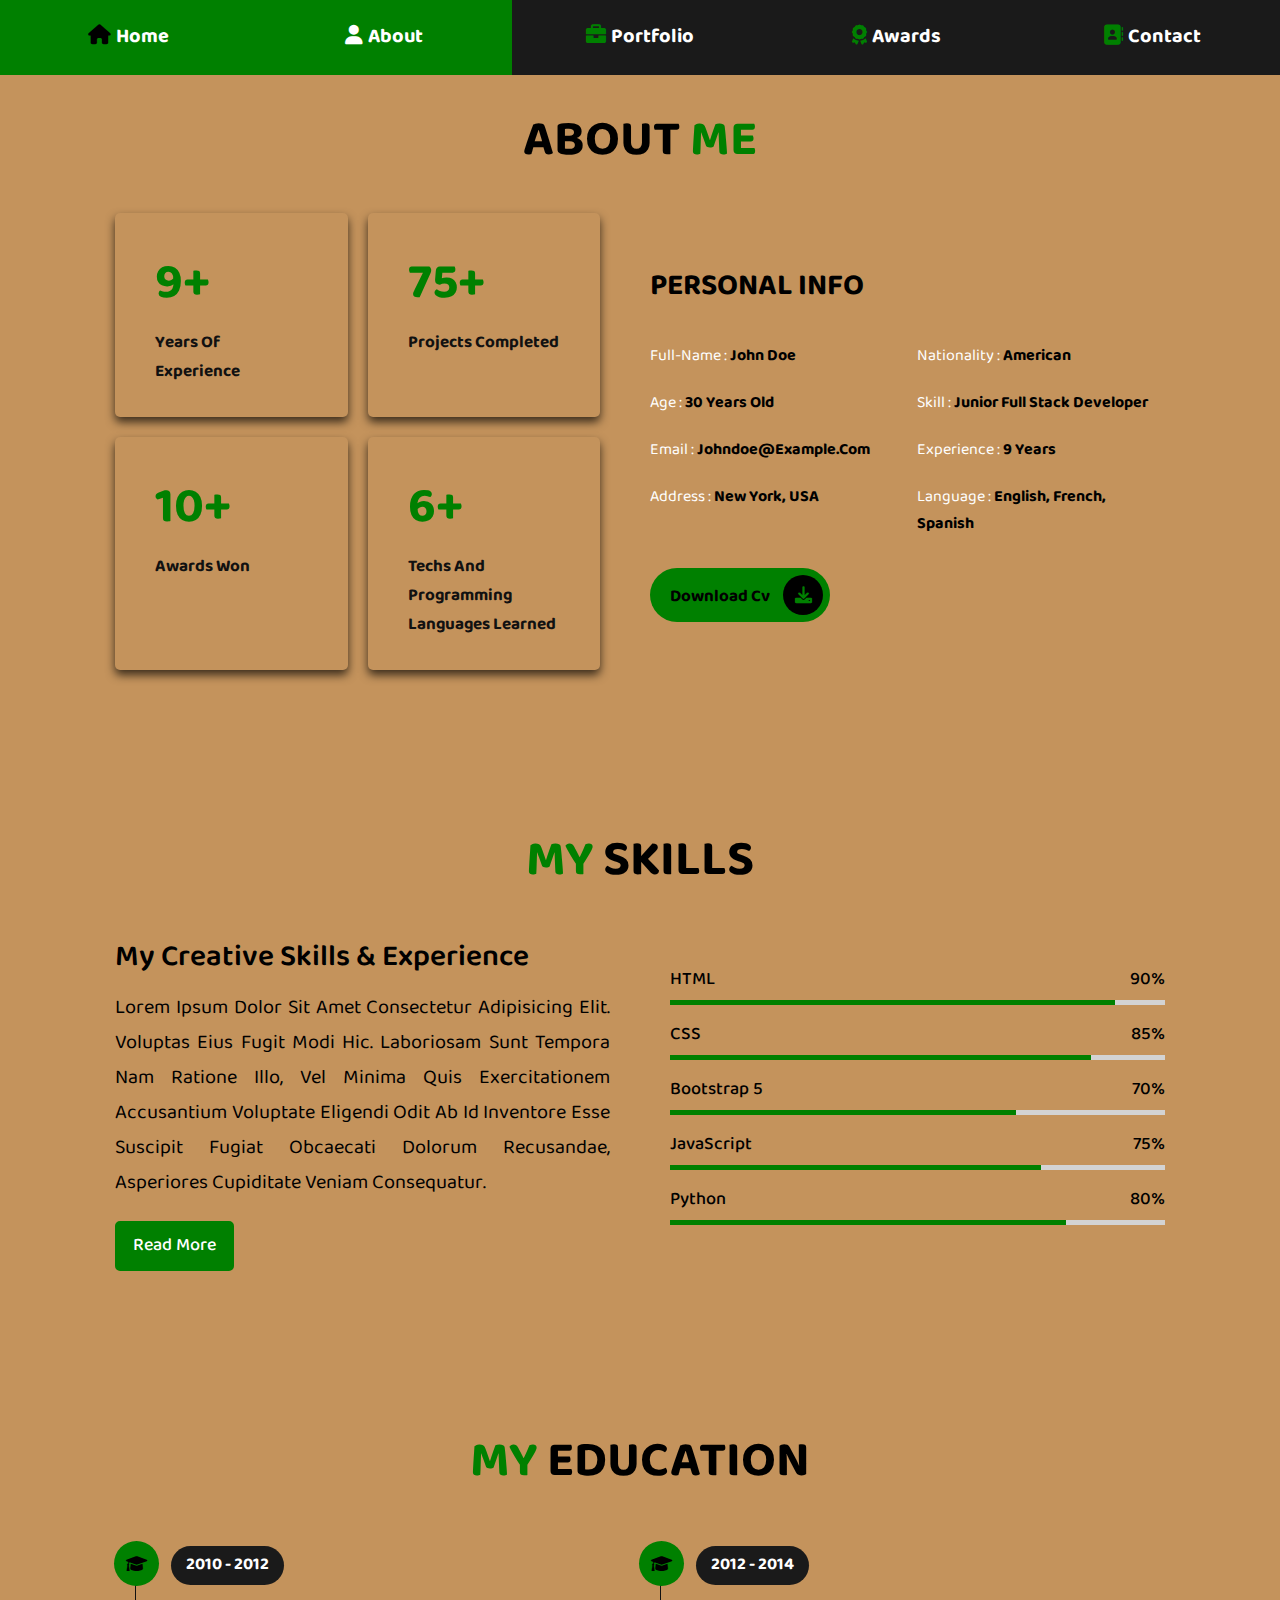
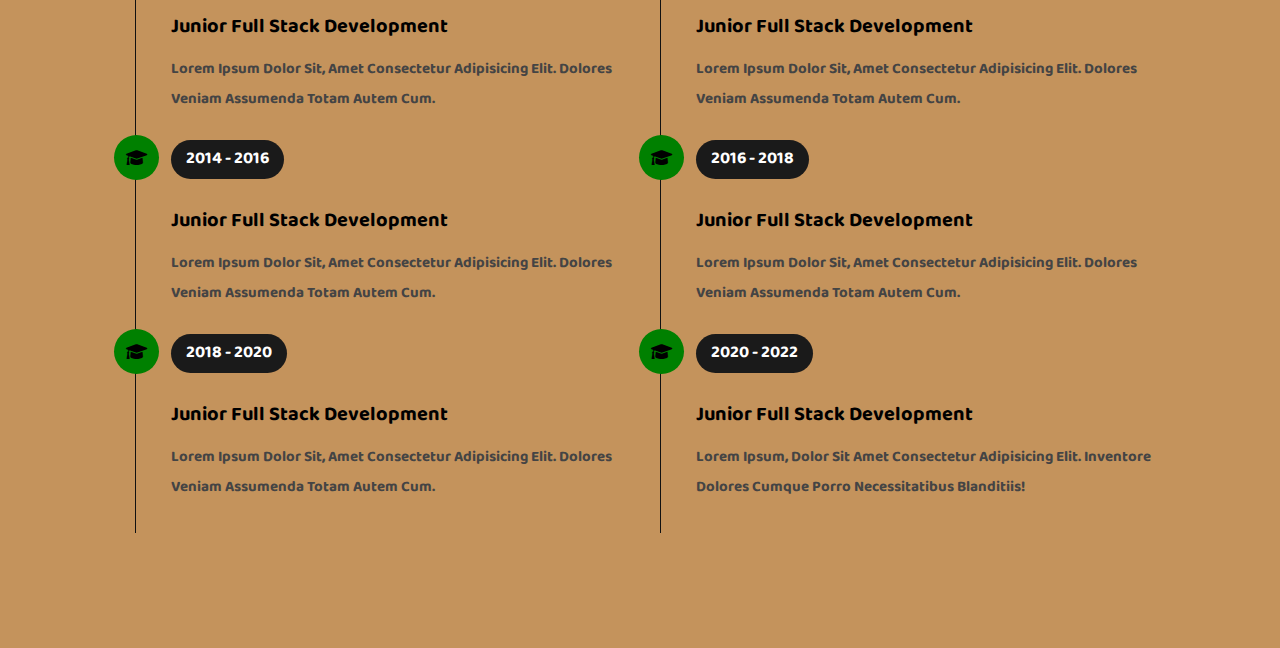
<file: about.html>
<!DOCTYPE html>
<html lang="en">
<head>
    <meta charset="UTF-8">
    <meta http-equiv="X-UA-Compatible" content="IE=edge">
    <meta name="viewport" content="width=device-width, initial-scale=1.0">
    <title>About</title>
    <link rel="stylesheet" href="https://cdnjs.cloudflare.com/ajax/libs/font-awesome/6.0.0/css/all.min.css">
    <link rel="stylesheet" href="css/style.css">
    
</head>
<body>
    <!---Navbar Section Starts-->
<nav class="navbar">
    <a href="index.html"><i class="fas fa-home"></i><span>home</span></a>
    <a class="activ" href="about.html"><i class="fas fa-user activ"></i><span>about</span></a>
    <a href="portfolio.html"><i class="fas fa-briefcase"></i><span>portfolio</span></a>
    <a href="awards.html"><i class="fas fa-award"></i><span>awards</span></a>
    <a href="contact.html"><i class="fas fa-address-book"></i><span>contact</span></a>
</nav>
    <!---Navbar Section Ends-->

    <!---About Section Starts-->
<section class="about">
    <h1 class="heading">about <span>me</span></h1><br>
    <div class="row">
       
        <div class="count-container">
           <div class="box">
               <h3>9+</h3>
               <p>years of experience</p>
           </div>

           <div class="box">
            <h3>75+</h3>
            <p>projects completed</p>
           </div> 

           <div class="box">
            <h3>10+</h3>
            <p>Awards Won</p>
           </div> 

           <div class="box">
            <h3>6+</h3>
            <p>techs and programming languages learned</p>
           </div> 
        </div>
        <div class="info-container">
            <h1>personal info</h1>
            <div class="box-container">
                <div class="box">
                    <h3><span>full-name : </span>john doe</h3>
                    <h3><span>age : </span> 30 years old</h3>
                    <h3><span>email : </span>johndoe@example.com</h3>
                    <h3><span>address : </span>new york, USA</h3>
                </div>

                <div class="box">
                    <h3><span>Nationality : </span>American</h3>
                    <h3><span>skill : </span>junior full stack developer</h3>
                    <h3><span>experience : </span>9 years</h3>
                    <h3><span>language : </span>english, french, spanish</h3>
                </div>
            </div>
            <a href="#" class="btn">download cv <i class="fas fa-download"></i></a>
        </div>
    </div>
</section>    
    <!---About Section Ends-->


    <!---Skills Section Starts-->
    <section class="skills">
            <h1 class="heading"><span>my</span> skills </h1><br>
            <div class="rows">
                <div class="skills__content-info">
                  <div class="text">My creative skills & experience</div>
                  <p>
                    Lorem ipsum dolor sit amet consectetur adipisicing elit. Voluptas eius fugit modi hic. Laboriosam sunt tempora nam ratione illo, vel minima quis exercitationem accusantium voluptate eligendi odit ab id inventore esse suscipit fugiat obcaecati dolorum recusandae, asperiores cupiditate veniam consequatur.
                  </p>
                  <a href="#" class="btn">Read more</a>
                </div>

                <div class="skills__content-bars">
                  <div class="bars">
                    <div class="info">
                      <span>HTML</span>
                      <span>90%</span>
                    </div>
                    <div class="line html"></div>
                  </div>
                  <div class="bars">
                    <div class="info">
                      <span>CSS</span>
                      <span>85%</span>
                    </div>
                    <div class="line css"></div>
                  </div>
                  <div class="bars">
                    <div class="info">
                      <span>Bootstrap 5</span>
                      <span>70%</span>
                    </div>
                    <div class="line bootstrap"></div>
                  </div>
                  <div class="bars">
                    <div class="info">
                      <span>JavaScript</span>
                      <span>75%</span>
                    </div>
                    <div class="line js"></div>
                  </div>
                  <div class="bars">
                    <div class="info">
                      <span>Python</span>
                      <span>80%</span>
                    </div>
                    <div class="line python"></div>
                  </div>
                </div>
            </div>
      </section>
    <!---Skills Section Ends-->


    <!---Education Section Starts-->
<section class="education">
    <h1 class="heading"><span>my</span> education </h1><br><br>
    <div class="box-container">
        <div class="box">
            <i class="fas fa-graduation-cap"></i>
            <span>2010 - 2012</span>
            <h3>Junior Full Stack Development</h3>
            <p>Lorem ipsum dolor sit, amet consectetur adipisicing elit. Dolores veniam assumenda totam autem cum.</p>
        </div>
        <div class="box">
            <i class="fas fa-graduation-cap"></i>
            <span>2012 - 2014</span>
            <h3>Junior Full Stack Development</h3>
            <p>Lorem ipsum dolor sit, amet consectetur adipisicing elit. Dolores veniam assumenda totam autem cum.</p>
        </div>
        <div class="box">
            <i class="fas fa-graduation-cap"></i>
            <span>2014 - 2016</span>
            <h3>Junior Full Stack Development</h3>
            <p>Lorem ipsum dolor sit, amet consectetur adipisicing elit. Dolores veniam assumenda totam autem cum.</p>
        </div>
        <div class="box">
            <i class="fas fa-graduation-cap"></i>
            <span>2016 - 2018</span>
            <h3>Junior Full Stack Development</h3>
            <p>Lorem ipsum dolor sit, amet consectetur adipisicing elit. Dolores veniam assumenda totam autem cum.</p>
        </div>
        <div class="box">
            <i class="fas fa-graduation-cap"></i>
            <span>2018 - 2020</span>
            <h3>Junior Full Stack Development</h3>
            <p>Lorem ipsum dolor sit, amet consectetur adipisicing elit. Dolores veniam assumenda totam autem cum.</p>
        </div>
        
        <div class="box">
            <i class="fas fa-graduation-cap"></i>
            <span>2020 - 2022</span>
            <h3>Junior Full Stack Development</h3>
            <p>Lorem ipsum, dolor sit amet consectetur adipisicing elit. Inventore dolores cumque porro necessitatibus blanditiis!</p>
        </div>
    </div>
</section>

    <!---Education Section Ends-->

</body>
</html>
</file>
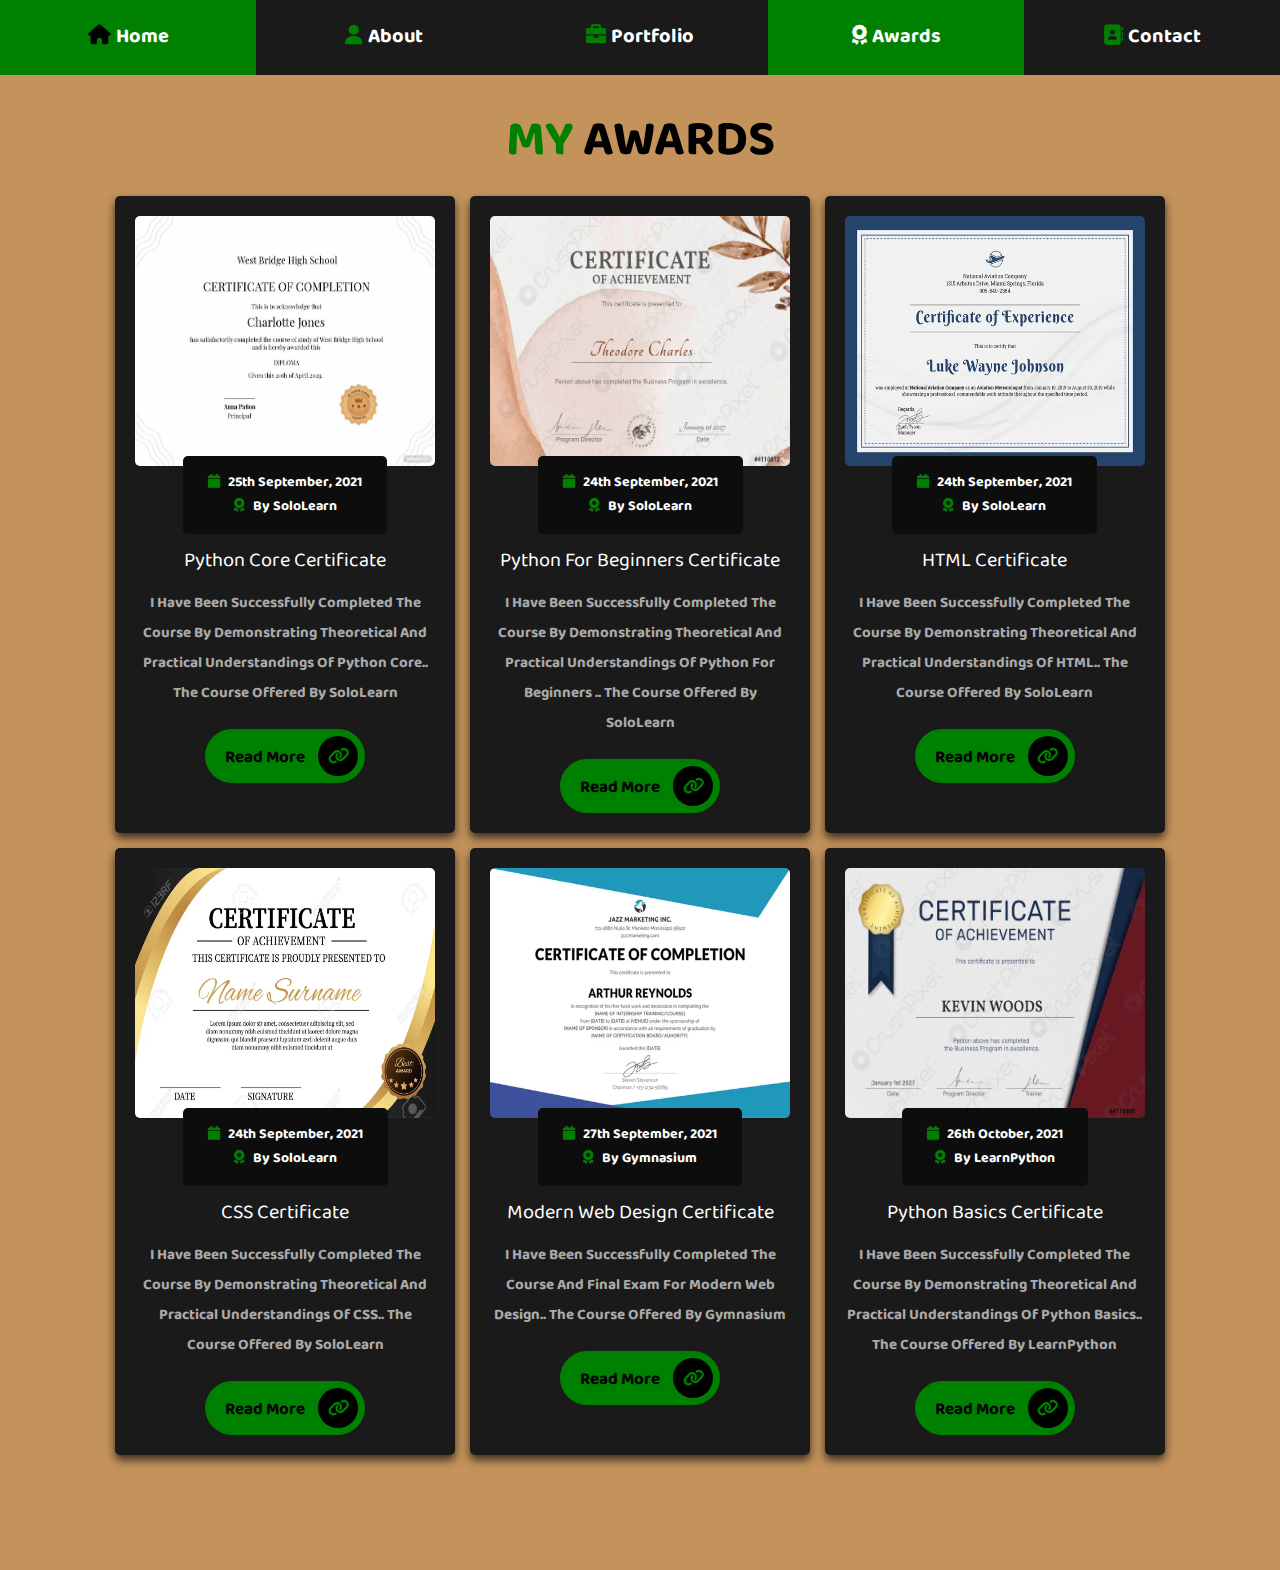
<file: awards.html>
<!DOCTYPE html>
<html lang="en">
<head>
    <meta charset="UTF-8">
    <meta http-equiv="X-UA-Compatible" content="IE=edge">
    <meta name="viewport" content="width=device-width, initial-scale=1.0">
    <title>Awards</title>
    <link rel="stylesheet" href="https://cdnjs.cloudflare.com/ajax/libs/font-awesome/6.0.0/css/all.min.css">
    <link rel="stylesheet" href="css/style.css">
    
</head>
<body>
    <!---Navbar Section Starts-->
<nav class="navbar">
    <a href="index.html"><i class="fas fa-home"></i><span>home</span></a>
    <a href="about.html"><i class="fas fa-user"></i><span>about</span></a>
    <a href="portfolio.html"><i class="fas fa-briefcase"></i><span>portfolio</span></a>
    <a class="activ" href="awards.html"><i class="fas fa-award activ"></i><span>awards</span></a>
    <a href="contact.html"><i class="fas fa-address-book"></i><span>contact</span></a>
</nav>
    <!---Navbar Section Ends-->



    <!---Awards Section Starts-->
<section class="awards">
    <h1 class="heading"><span>my</span> awards </h1>
    <div class="box-container">

        <div class="box">
            <div class="image">
                <img src="images/award-1.PNG" alt="">
            </div>
            <div class="content">
                <div class="icons">
                    <a href="#"><i class="fas fa-calendar"></i> 25th September, 2021  </a><br>
                    <a href="#"><i class="fas fa-award"></i> by SoloLearn </a>
                </div>
                <h3>Python Core Certificate</h3>
                <p>I have been successfully completed the Course by demonstrating theoretical and 
                    practical understandings of Python Core.. The Course offered by SoloLearn</p>
                <a href="#" class="btn">read more <i class="fas fa-link"></i></a>    
            </div>
        </div>
 
        <div class="box">
            <div class="image">
                <img src="images/award-2.PNG" alt="">
            </div>
            <div class="content">
                <div class="icons">
                    <a href="#"><i class="fas fa-calendar"></i> 24th September, 2021  </a><br>
                    <a href="#"><i class="fas fa-award"></i> by SoloLearn </a>
                </div>
                <h3>Python For Beginners Certificate</h3>
                <p>I have been successfully completed the Course by demonstrating theoretical and 
                    practical understandings of Python For Beginners .. The Course offered by SoloLearn</p>
                <a href="#" class="btn">read more <i class="fas fa-link"></i></a>    
            </div>
        </div> 

        <div class="box">
            <div class="image">
                <img src="images/award-3.PNG" alt="">
            </div>
            <div class="content">
                <div class="icons">
                    <a href="#"><i class="fas fa-calendar"></i> 24th September, 2021  </a><br>
                    <a href="#"><i class="fas fa-award"></i> by SoloLearn </a>
                </div>
                <h3>HTML Certificate</h3>
                <p>I have been successfully completed the Course by demonstrating theoretical and 
                    practical understandings of HTML.. The Course offered by SoloLearn</p>
                <a href="#" class="btn">read more <i class="fas fa-link"></i></a>    
            </div>
        </div>
         
        <div class="box">
            <div class="image">
                <img src="images/award-4.PNG" alt="">
            </div>
            <div class="content">
                <div class="icons">
                    <a href="#"><i class="fas fa-calendar"></i> 24th September, 2021  </a><br>
                    <a href="#"><i class="fas fa-award"></i> by SoloLearn </a>
                </div>
                <h3>CSS Certificate</h3>
                <p>I have been successfully completed the Course by demonstrating theoretical and 
                    practical understandings of CSS.. The Course offered by SoloLearn</p>
                <a href="#" class="btn">read more <i class="fas fa-link"></i></a>    
            </div>
        </div>
         
        <div class="box">
            <div class="image">
                <img src="images/award-5.PNG" alt="">
            </div>
            <div class="content">
                <div class="icons">
                    <a href="#"><i class="fas fa-calendar"></i> 27th September, 2021  </a><br>
                    <a href="#"><i class="fas fa-award"></i> by Gymnasium </a>
                </div>
                <h3>Modern Web Design Certificate</h3>
                <p>I have been successfully completed the Course and Final Exam for Modern Web Design.. The Course offered by Gymnasium</p>
                <a href="#" class="btn">read more <i class="fas fa-link"></i></a>    
            </div>
        </div>
         
        <div class="box">
            <div class="image">
                <img src="images/award-6.PNG" alt="">
            </div>
            <div class="content">
                <div class="icons">
                    <a href="#"><i class="fas fa-calendar"></i> 26th October, 2021  </a><br>
                    <a href="#"><i class="fas fa-award"></i> by LearnPython </a>
                </div>
                <h3>Python Basics Certificate</h3>
                <p>I have been successfully completed the Course by demonstrating theoretical and 
                    practical understandings of Python Basics.. The Course offered by LearnPython</p>
                <a href="#" class="btn">read more <i class="fas fa-link"></i></a>    
            </div>
        </div>
      
    </div>
</section>    
    <!---Awards Section Ends-->

</body>
</html>
</file>
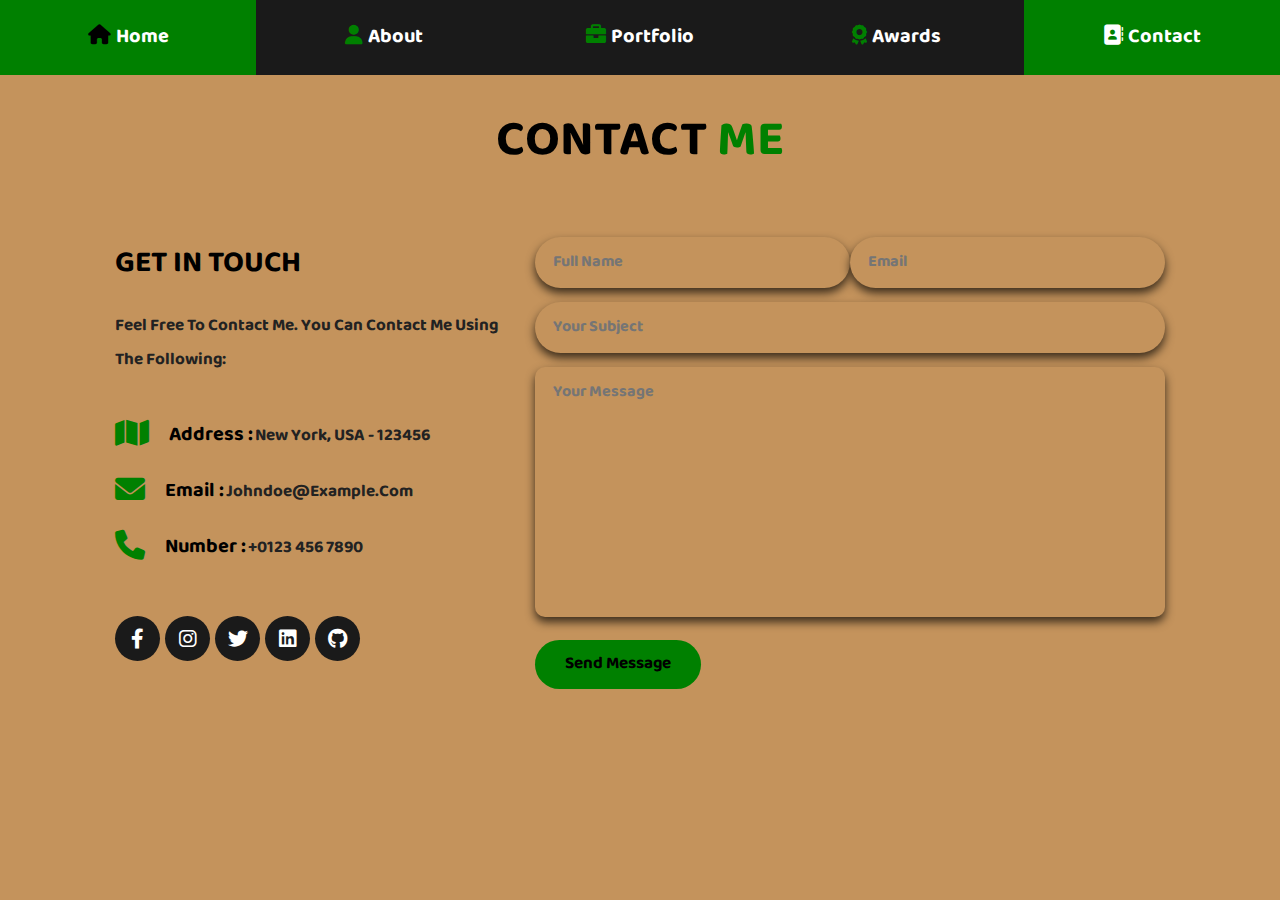
<file: contact.html>
<!DOCTYPE html>
<html lang="en">
<head>
    <meta charset="UTF-8">
    <meta http-equiv="X-UA-Compatible" content="IE=edge">
    <meta name="viewport" content="width=device-width, initial-scale=1.0">
    <title>Contact</title>
    <link rel="stylesheet" href="https://cdnjs.cloudflare.com/ajax/libs/font-awesome/6.0.0/css/all.min.css">
    <link rel="stylesheet" href="css/style.css">
    
</head>
<body>
    <!---Navbar Section Starts-->
<nav class="navbar">
    <a href="index.html"><i class="fas fa-home"></i><span>home</span></a>
    <a href="about.html"><i class="fas fa-user"></i><span>about</span></a>
    <a href="portfolio.html"><i class="fas fa-briefcase"></i><span>portfolio</span></a>
    <a href="awards.html"><i class="fas fa-award"></i><span>awards</span></a>
    <a class="activ" href="contact.html"><i class="fas fa-address-book activ"></i><span>contact</span></a>
</nav>
    <!---Navbar Section Ends-->


    <!---Contact Section Starts-->
<section class="contact">
    <h1 class="heading"> contact <span>me</span> </h1><br><br>
    <div class="row">


        <div class="info-container">
            <h1>get in touch</h1>
            <p> Feel Free To contact Me. You can contact me using the following: </p>
            <div class="box-container">

                <div class="box">
                    <i class="fas fa-map"></i>
                    <div class="info">
                        <h3>address :</h3>
                        <p>New York, USA - 123456</p>
                    </div>
                </div>

                
                <div class="box">
                    <i class="fas fa-envelope"></i>
                    <div class="info">
                        <h3>email :</h3>
                        <p>johndoe@example.com</p>
                    </div>
                </div>

                
                <div class="box">
                    <i class="fas fa-phone"></i>
                    <div class="info">
                        <h3>number :</h3>
                        <p>+0123 456 7890</p>
                    </div>
                </div>

            </div>

            <div class="share">
                <a href="https://www.facebook.com/" target="_blank" class="fab fa-facebook-f"></a>
                <a href="https://www.instagram.com/" target="_blank" class="fab fa-instagram"></a>
                <a href="https://twitter.com/"  target="_blank" class="fab fa-twitter"></a>
                <a href="https://www.linkedin.com/"  target="_blank" class="fab fa-linkedin"></a>
                <a href="https://github.com/"  target="_blank" class="fab fa-github"></a>
            </div>
        </div>

        
        
        <form  action="#">
            
            <div class="inputBox">
                <input type="text" placeholder="Full Name" required>
                <input type="email" placeholder="Email" required>
            </div>

            
            <div class="inputBox">
              
                <input type="text" placeholder="Your Subject" required>
            </div>

            <textarea name="" placeholder="Your Message" id="" cols="30" rows="10"></textarea>

            <input type="submit" value="send message" class="btn">
        </form>    

        

    </div>
</section>    
    <!---Contact Section Ends-->
</body>
</html>
</file>
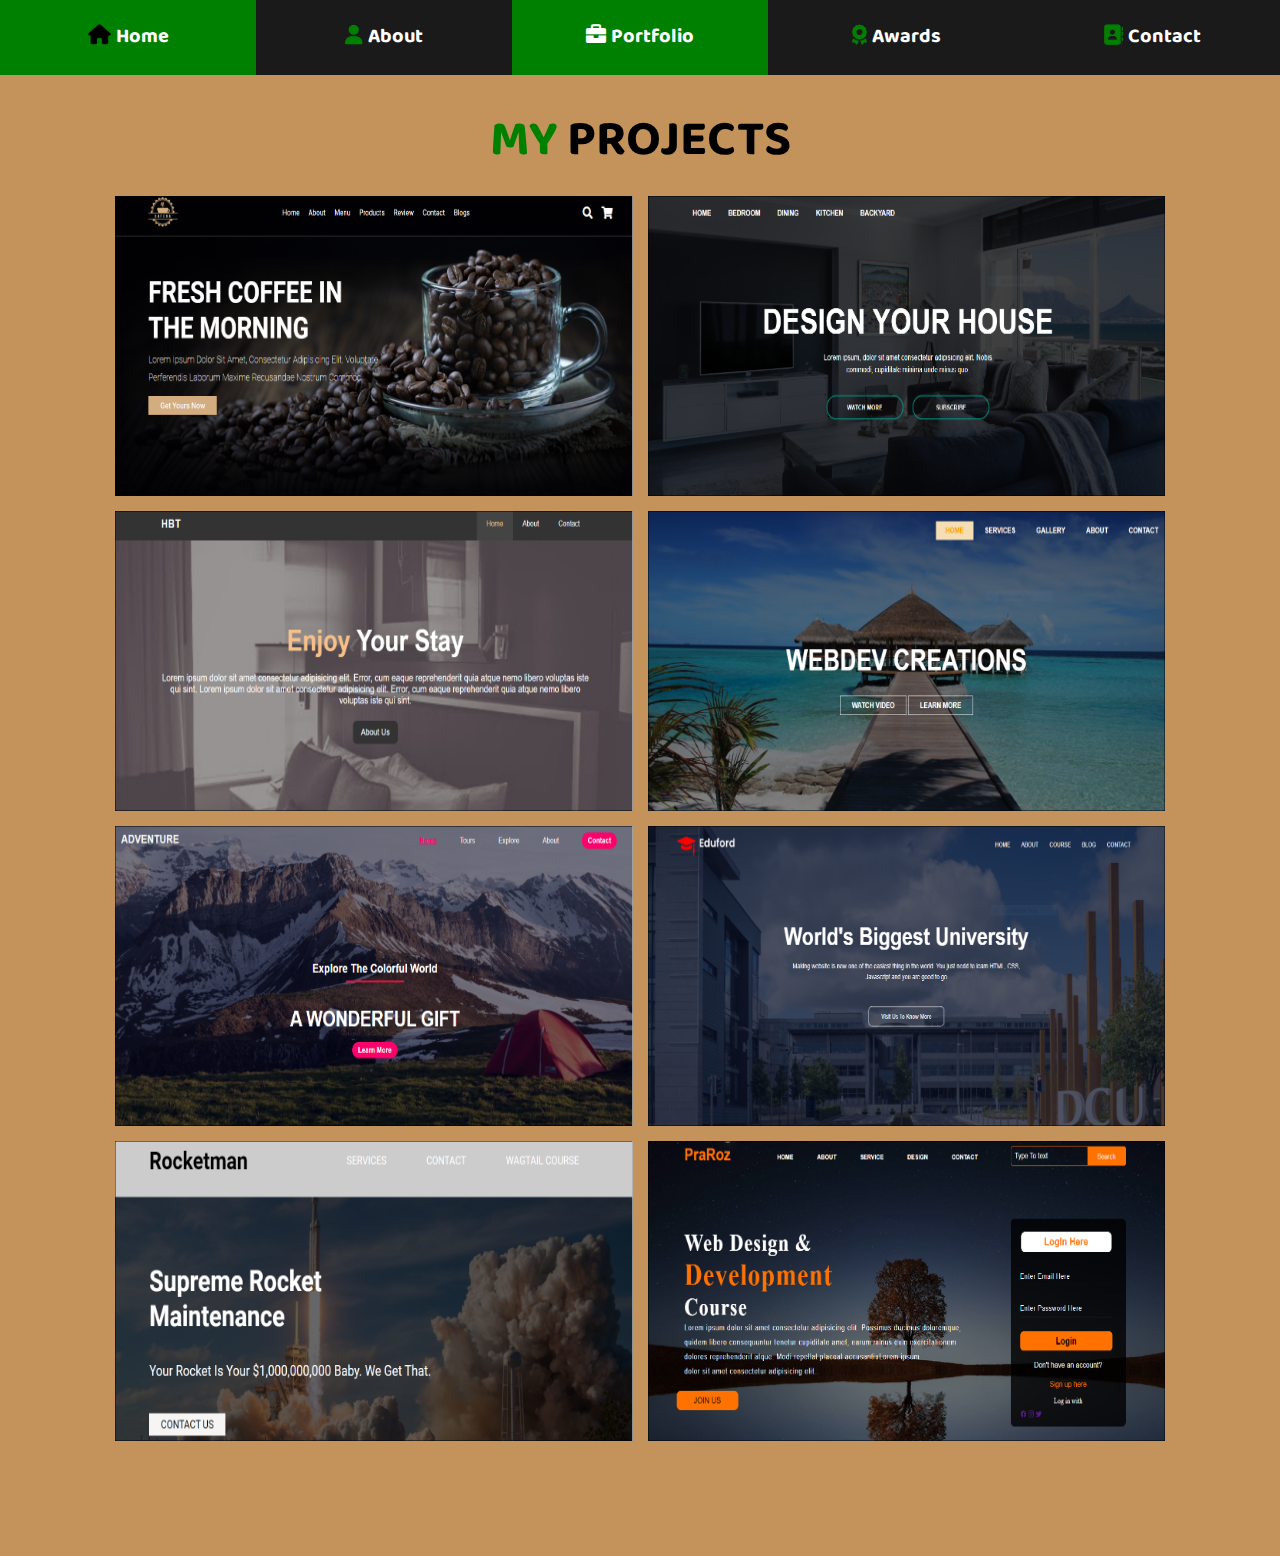
<file: portfolio.html>
<!DOCTYPE html>
<html lang="en">
<head>
    <meta charset="UTF-8">
    <meta http-equiv="X-UA-Compatible" content="IE=edge">
    <meta name="viewport" content="width=device-width, initial-scale=1.0">
    <title>Portfolio</title>
    <link rel="stylesheet" href="https://cdnjs.cloudflare.com/ajax/libs/font-awesome/6.0.0/css/all.min.css">
    <link rel="stylesheet" href="css/style.css">
    
</head>
<body>
    <!---Navbar Section Starts-->
<nav class="navbar">
    <a href="index.html"><i class="fas fa-home"></i><span>home</span></a>
    <a href="about.html"><i class="fas fa-user"></i><span>about</span></a>
    <a class="activ" href="portfolio.html"><i class="fas fa-briefcase activ"></i><span>portfolio</span></a>
    <a href="awards.html"><i class="fas fa-award"></i><span>awards</span></a>
    <a href="contact.html"><i class="fas fa-address-book"></i><span>contact</span></a>
</nav>
    <!---Navbar Section Ends-->

    <!---Portfolio Section Starts-->
<section class="portfolio">
    <h1 class="heading"><span>my</span> projects </h1>
    <div class="box-container">
        <div class="box">
            <img src="images/img-1.PNG" alt="">
            <div class="content">
                <h3>project 01</h3>
                <p>I have created this website using my skills. Truth to be told that it was not order.
                I just created this to enhance my skill </p>
                <a href="#">read more</a>
            </div>
        </div>
        <div class="box">
            <img src="images/img-2.PNG" alt="">
            <div class="content">
                <h3>project 02</h3>
                <p>I have created this website using my skills. Truth to be told that it was not order.
                I just created this to enhance my skill </p>
                <a href="#">read more</a>
            </div>
        </div><div class="box">
            <img src="images/img-3.PNG" alt="">
            <div class="content">
                <h3>project 03</h3>
                <p>I have created this website using my skills. Truth to be told that it was not order.
                I just created this to enhance my skill </p>
                <a href="#">read more</a>
            </div>
        </div><div class="box">
            <img src="images/img-4.PNG" alt="">
            <div class="content">
                <h3>project 04</h3>
                <p>I have created this website using my skills. Truth to be told that it was not order.
                I just created this to enhance my skill </p>
                <a href="#">read more</a>
            </div>
        </div><div class="box">
            <img src="images/img-5.PNG" alt="">
            <div class="content">
                <h3>project 05</h3>
                <p>I have created this website using my skills. Truth to be told that it was not order.
                I just created this to enhance my skill </p>
                <a href="#">read more</a>
            </div>
        </div><div class="box">
            <img src="images/img-6.PNG" alt="">
            <div class="content">
                <h3>project 06</h3>
                <p>I have created this website using my skills. Truth to be told that it was not order.
                I just created this to enhance my skill </p>
                <a href="#">read more</a>
            </div>
        </div>
        <div class="box">
            <img src="images/img-7.PNG" alt="">
            <div class="content">
                <h3>project 07</h3>
                <p>I have created this website using my skills. Truth to be told that it was not order.
                I just created this to enhance my skill </p>
                <a href="#">read more</a>
            </div>
        </div>
        <div class="box">
            <img src="images/img-8.PNG" alt="">
            <div class="content">
                <h3>project 08</h3>
                <p>I have created this website using my skills. Truth to be told that it was not order.
                I just created this to enhance my skill </p>
                <a href="#">read more</a>
            </div>
        </div>
    </div>
</section>    
    <!---Portfolio Section Ends-->
</body>
</html>
</file>
<file: css/style.css>
@import url("https://fonts.googleapis.com/css2?family=Baloo+Bhaijaan+2:wght@800&display=swap");
* {
  font-family: 'Baloo Bhaijaan 2', cursive;
  margin: 0;
  font-weight: bold;
  padding: 0;
  -webkit-box-sizing: border-box;
  box-sizing: border-box;
  text-decoration: none;
  outline: none;
  border: none;
  text-transform: capitalize;
}

html {
  font-size: 62.5%;
  overflow-x: hidden;
}

html::-webkit-scrollbar {
  width: 1rem;
}

html::-webkit-scrollbar-track {
  background: #0d0d0d;
}

html::-webkit-scrollbar-thumb {
  background: crimson;
  border-radius: 5rem;
}

body {
  background: #c4935c;
  padding-bottom: 6.5rem;
  overflow-y: hidden;
}

section {
  padding: 5rem 9%;
}

.heading {
  text-align: center;
  font-size: 5rem;
  margin-top: 5rem;
  margin-bottom: 1rem;
  text-transform: uppercase;
  color: black;
}

.activ {
  color: green;
}

.heading span {
  color: green;
  text-transform: uppercase;
}

.btn {
  display: inline-block;
  margin-top: 1rem;
  border-radius: 5rem;
  background: green;
  padding: 0.7rem;
  font-size: 1.7rem;
  color: black;
  padding-left: 2rem;
}

.btn i {
  height: 4rem;
  width: 4rem;
  line-height: 4rem;
  font-size: 1.7rem;
  text-align: center;
  background: black;
  color: green;
  border-radius: 50%;
  margin-left: 1rem;
  -webkit-transition: 0.2s linear;
  transition: 0.2s linear;
}

.btn:hover i {
  margin-left: 2rem;
}

.navbar {
  position: fixed;
  display: -webkit-box;
  display: -ms-flexbox;
  display: flex;
  z-index: 1000;
  left: 0;
  top: 0;
  right: 0;
  -webkit-box-align: end;
  -ms-flex-align: end;
  align-items: flex-end;
}

.navbar a {
  padding: 2rem;
  display: block;
  font-size: 2rem;
  background: #1a1a1a;
  -webkit-box-flex: 1;
  -ms-flex: 1;
  flex: 1;
  color: white;
  text-align: center;
  -webkit-transition: 0.2s linear;
  transition: 0.2s linear;
}

.navbar a.activ {
  background: green;
}

.navbar a i {
  color: green;
  padding-right: 0.5rem;
  display: inline;
}

.navbar a i.activ {
  color: white;
}

.navbar a:hover {
  background: green;
}

.navbar a:hover i {
  color: black;
}

.home {
  padding-left: 9%;
  padding-top: 5rem;
  padding-bottom: 5rem;
  padding-right: 2rem;
  margin-top: 6rem;
  display: -webkit-box;
  display: -ms-flexbox;
  display: flex;
  -webkit-box-align: center;
  -ms-flex-align: center;
  align-items: center;
  -ms-flex-wrap: wrap;
  flex-wrap: wrap;
  gap: 4rem;
  min-height: calc(100vh - 6.5rem);
}

.home .image {
  -webkit-box-flex: 1;
  -ms-flex: 1 1 42rem;
  flex: 1 1 42rem;
  text-align: center;
}

.home .image img {
  height: 50rem;
  width: 50rem;
  border-radius: 50%;
  border: 4px solid red;
}

.home .image img:hover {
  -webkit-transform: scale(1.1);
          transform: scale(1.1);
}

.home .share a {
  font-size: 2rem;
  height: 4.5rem;
  width: 4.5rem;
  line-height: 4.5rem;
  border-radius: 50%;
  background: #1a1a1a;
  display: block;
  color: white;
  gap: 2rem;
  text-align: center;
  margin-left: 6rem;
  margin-bottom: 2rem;
  position: relative;
}

.home .share a:hover {
  background: green;
}

.home .content {
  -webkit-box-flex: 1;
  -ms-flex: 1 1 42rem;
  flex: 1 1 42rem;
}

.home .content h3 {
  color: black;
  font-size: 4rem;
  padding-bottom: 0.5rem;
}

.home .content h2 {
  font-size: 3rem;
  color: crimson;
  padding: 0.5rem 0;
  display: inline;
}

.home .content span {
  font-size: 3rem;
  color: green;
  padding: 0.5rem 0;
  display: inline;
}

.home .content p {
  font-size: 1.5rem;
  color: #333;
  padding: 1rem 0;
  line-height: 2;
}

.about .row {
  display: -webkit-box;
  display: -ms-flexbox;
  display: flex;
  -webkit-box-align: center;
  -ms-flex-align: center;
  align-items: center;
  -ms-flex-wrap: wrap;
  flex-wrap: wrap;
  gap: 5rem;
}

.about .row .info-container {
  -webkit-box-flex: 1;
  -ms-flex: 1 1 45rem;
  flex: 1 1 45rem;
}

.about .row .info-container h1 {
  font-size: 3rem;
  color: black;
  text-transform: uppercase;
  padding-bottom: 1rem;
}

.about .row .info-container .box-container {
  padding: 1rem 0;
  display: -webkit-box;
  display: -ms-flexbox;
  display: flex;
  -ms-flex-wrap: wrap;
  flex-wrap: wrap;
  gap: 2rem;
}

.about .row .info-container .box-container .box {
  -webkit-box-flex: 1;
  -ms-flex: 1 1 20rem;
  flex: 1 1 20rem;
}

.about .row .info-container .box-container .box h3 {
  font-size: 1.6rem;
  color: black;
  padding: 1rem 0;
  font-weight: bold;
}

.about .row .info-container .box-container .box h3 span {
  color: white;
  font-weight: normal;
}

.about .row .count-container {
  -webkit-box-flex: 1;
  -ms-flex: 1 1 42rem;
  flex: 1 1 42rem;
  display: -webkit-box;
  display: -ms-flexbox;
  display: flex;
  -ms-flex-wrap: wrap;
  flex-wrap: wrap;
  gap: 2rem;
}

.about .row .count-container .box {
  -webkit-box-flex: 1;
  -ms-flex: 1 1 20rem;
  flex: 1 1 20rem;
  border-radius: 0.5rem;
  padding: 3rem 4rem;
  background: transparent;
  -webkit-box-shadow: 0 0.5rem 1rem rgba(0, 0, 0, 0.7);
  box-shadow: 0 0.5rem 1rem rgba(0, 0, 0, 0.7);
  position: relative;
}

.about .row .count-container .box h3 {
  font-size: 5rem;
  color: green;
}

.about .row .count-container .box p {
  font-size: 1.7rem;
  color: #111;
}

.about .row .count-container .box h5 {
  color: #aaa;
  margin-top: 0;
  font-size: 1rem;
}

.about .row .count-container .box .btn {
  margin-bottom: 0;
  background: none;
  color: greenyellow;
  position: absolute;
  top: 1.2rem;
  left: 13rem;
}

.about .row .count-container .box .btn:hover {
  color: white;
}

.rows {
  display: -webkit-box;
  display: -ms-flexbox;
  display: flex;
  -webkit-box-align: center;
      -ms-flex-align: center;
          align-items: center;
  gap: 6rem;
}

.skills__content-info {
  font-family: Poppins;
  width: 100%;
}

.skills__content-info > .text {
  font-size: 3rem;
  font-weight: 600;
  margin-bottom: 0.7rem;
}

.skills__content-info > P {
  text-align: justify;
  font-size: 2rem;
  font-weight: lighter;
  width: 100%;
}

.skills__content-info > a {
  display: inline-block;
  background: green;
  color: #fff;
  font-size: 18px;
  font-weight: 500;
  padding: 8px 16px;
  margin-top: 20px;
  border-radius: 5px;
  border: 2px solid green;
  -webkit-transition: all 0.3s ease;
  transition: all 0.3s ease;
}

.skills__content-info > a:hover {
  color: green;
  background: none;
}

.skills__content-bars {
  width: 100%;
}

.skills__content-bars > .bars {
  margin-bottom: 15px;
  gap: 3rem;
}

.bars > .info {
  display: -webkit-box;
  display: -ms-flexbox;
  display: flex;
  margin-bottom: 5px;
  -webkit-box-align: center;
      -ms-flex-align: center;
          align-items: center;
  align-items: center;
  -webkit-box-pack: justify;
      -ms-flex-pack: justify;
          justify-content: space-between;
}

.bars > .info > span {
  font-weight: 500;
  font-size: 18px;
}

.bars > .line {
  height: 5px;
  width: 100%;
  background-color: lightgrey;
  position: relative;
}

.bars > .line::before {
  content: "";
  position: absolute;
  height: 100%;
  left: 0;
  top: 0;
  background-color: green;
}

.bars .html::before {
  width: 90%;
}

.bars .css::before {
  width: 85%;
}

.bars .js::before {
  width: 75%;
}

.bars .bootstrap::before {
  width: 70%;
}

.bars .python::before {
  width: 80%;
}

.education .box-container {
  display: -webkit-box;
  display: -ms-flexbox;
  display: flex;
  -ms-flex-wrap: wrap;
  flex-wrap: wrap;
}

.education .box-container .box {
  -webkit-box-flex: 1;
  -ms-flex: 1 1 40rem;
  flex: 1 1 40rem;
  margin-left: 2rem;
  padding-top: 0;
  padding-left: 3.5rem;
  padding-bottom: 3rem;
  border-left: 0.1rem solid #111;
  position: relative;
}

.education .box-container .box i {
  height: 4.5rem;
  width: 4.5rem;
  line-height: 4.5rem;
  font-size: 1.7rem;
  border-radius: 50%;
  background: green;
  color: black;
  text-align: center;
  position: absolute;
  top: -1rem;
  left: -2.2rem;
}

.education .box-container .box span {
  font-size: 1.7rem;
  color: white;
  border-radius: 5rem;
  padding: 0.5rem 1.5rem;
  background: #1a1a1a;
}

.education .box-container .box h3 {
  font-size: 2rem;
  padding: 1rem 0;
  color: black;
  padding-top: 3rem;
  font-weight: bold;
}

.education .box-container .box p {
  font-size: 1.5rem;
  color: #444;
  line-height: 2;
}

.portfolio {
  text-align: center;
}

.portfolio .box-container {
  display: -ms-grid;
  display: grid;
  -ms-grid-columns: (minmax(40rem, 1fr))[auto-fit];
      grid-template-columns: repeat(auto-fit, minmax(40rem, 1fr));
  gap: 1.5rem;
}

.portfolio .box-container:hover .content {
  -webkit-transform: translateX(0);
  transform: translateX(0);
}

.portfolio .box-container .box {
  height: 30rem;
  overflow: hidden;
  position: relative;
}

.portfolio .box-container .box:hover .content {
  -webkit-transform: translateX(0);
  transform: translateX(0);
}

.portfolio .box-container .box img {
  height: 100%;
  width: 100%;
  background-size: cover;
}

.portfolio .box-container .box .content {
  position: absolute;
  bottom: 0;
  left: 0;
  height: 100%;
  width: 100%;
  background: #ccc;
  display: -webkit-box;
  display: -ms-flexbox;
  display: flex;
  -webkit-box-orient: vertical;
  -webkit-box-direction: normal;
  -ms-flex-flow: column;
  flex-flow: column;
  -webkit-box-align: center;
  -ms-flex-align: center;
  align-items: center;
  -webkit-box-pack: center;
  -ms-flex-pack: center;
  justify-content: center;
  padding: 2rem;
  -webkit-transform: translateX(100%);
  transform: translateX(100%);
  -webkit-transition: 0.2s linear;
  transition: 0.2s linear;
}

.portfolio .box-container .box .content h3 {
  font-size: 2.5rem;
  color: black;
  text-transform: uppercase;
  font-weight: normal;
}

.portfolio .box-container .box .content p {
  padding: 1rem 0;
  font-size: 1.5rem;
  color: #222;
  line-height: 2;
}

.portfolio .box-container .box .content a {
  font-size: 2rem;
  color: green;
}

.portfolio .box-container .box .content a:hover {
  color: white;
}

.awards .box-container {
  display: -ms-grid;
  display: grid;
  -ms-grid-columns: (minmax(31rem, 1fr))[auto-fit];
      grid-template-columns: repeat(auto-fit, minmax(31rem, 1fr));
  gap: 1.5rem;
}

.awards .box-container .box {
  text-align: center;
  padding: 2rem;
  border-radius: 0.5rem;
  background: #1a1a1a;
  -webkit-box-shadow: 0 0.5rem 1rem rgba(0, 0, 0, 0.7);
  box-shadow: 0 0.5rem 1rem rgba(0, 0, 0, 0.7);
}

.awards .box-container .box:hover .image img {
  -webkit-transform: scale(1.2);
  transform: scale(1.2);
}

.awards .box-container .box .image {
  height: 25rem;
  width: 100%;
  overflow: hidden;
  border-radius: 0.5rem;
}

.awards .box-container .box .image img {
  background-size: cover;
  height: 100%;
  width: 100%;
  -webkit-transition: 0.2s linear;
  transition: 0.2s linear;
}

.awards .box-container .box .content .icons {
  position: relative;
  top: -1rem;
  border-radius: 0.5rem;
  padding: 1.5rem;
  display: inline-block;
  background: #0d0d0d;
}

.awards .box-container .box .content .icons a {
  font-size: 1.4rem;
  color: white;
  padding: 0 1rem;
}

.awards .box-container .box .content .icons a:hover {
  color: green;
}

.awards .box-container .box .content .icons a i {
  padding-right: 0.5rem;
  color: green;
}

.awards .box-container .box .content h3 {
  font-size: 2rem;
  color: white;
  font-weight: normal;
}

.awards .box-container .box .content p {
  font-size: 1.5rem;
  color: #aaa;
  padding: 1rem 0;
  line-height: 2;
}

.contact .row {
  display: -webkit-box;
  display: -ms-flexbox;
  display: flex;
  -webkit-box-align: center;
  -ms-flex-align: center;
  align-items: center;
  -ms-flex-wrap: wrap;
  flex-wrap: wrap;
  gap: 2rem;
}

.contact .row .info-container {
  width: 40rem;
  margin-top: -2rem;
}

.contact .row .info-container h1 {
  text-transform: uppercase;
  font-size: 3rem;
  color: black;
  padding-bottom: 1rem;
}

.contact .row .info-container p {
  font-size: 1.7rem;
  color: #222;
  line-height: 2;
  padding: 1rem 0;
}

.contact .row .info-container .box-container {
  padding: 2rem 0;
}

.contact .row .info-container .box-container .box {
  display: -webkit-box;
  display: -ms-flexbox;
  display: flex;
  gap: 2rem;
  padding: 1rem 0;
}

.contact .row .info-container .box-container .box i {
  color: green;
  font-size: 3rem;
}

.contact .row .info-container .box-container .box h3 {
  font-size: 2rem;
  color: black;
  display: inline;
  font-weight: bold;
}

.contact .row .info-container .box-container .box p {
  display: inline;
}

.contact .row .info-container .share {
  margin-top: 2rem;
}

.contact .row .info-container .share a {
  font-size: 2rem;
  height: 4.5rem;
  width: 4.5rem;
  line-height: 4.5rem;
  border-radius: 50%;
  background: #1a1a1a;
  color: white;
  text-align: center;
  margin-right: 0.3rem;
}

.contact .row .info-container .share a:hover {
  background: green;
}

.contact .row form {
  -webkit-box-flex: 1;
  -ms-flex: 1 1 42rem;
  flex: 1 1 42rem;
}

.contact .row form .inputBox {
  display: -webkit-box;
  display: -ms-flexbox;
  display: flex;
  -webkit-box-flex: 1;
      -ms-flex: 1 1 42rem;
          flex: 1 1 42rem;
}

.contact .row form .inputBox input {
  width: 100%;
}

.contact .row form .inputBox input,
.contact .row form textarea {
  border-radius: 5rem;
  padding: 1.2rem 1.8rem;
  font-size: 1.6rem;
  color: black;
  text-transform: none;
  margin: 0.7rem 0;
  background: #c4935c;
  -webkit-box-shadow: 0 0.5rem 1rem rgba(0, 0, 0, 0.7);
  box-shadow: 0 0.5rem 1rem rgba(0, 0, 0, 0.7);
}

.contact .row form textarea {
  width: 100%;
  border-radius: 1rem;
  resize: none;
  height: 25rem;
}

.contact .row form .btn {
  padding: 1rem 3rem;
  cursor: pointer;
}

.contact .row form .btn:hover {
  background: #111;
  color: white;
}

.success h2 {
  color: #aaa;
  font-size: 2rem;
}

.success .btn {
  margin-top: 6rem;
  -webkit-transition: 0.3s linear;
  transition: 0.3s linear;
}

.success .btn:hover {
  background-color: black;
  color: #1a1a1a;
  cursor: pointer;
  letter-spacing: 0.2rem;
}

/*-----------------------media queries-------------------*/
@media (max-width: 1200px) {
  html {
    font-size: 70%;
  }
  section {
    padding: 3rem 2rem;
  }
  .contact .row form {
    -webkit-box-flex: 1;
  }
  .home {
    padding: 5rem 9%;
    margin-top: 6rem;
    display: -webkit-box;
    display: -ms-flexbox;
    display: flex;
    -webkit-box-align: center;
    -ms-flex-align: center;
    align-items: center;
    -ms-flex-wrap: wrap;
    flex-wrap: wrap;
    gap: 4rem;
    min-height: calc(100vh - 6.5rem);
  }
  .home .share {
    -webkit-box-align: center;
        -ms-flex-align: center;
            align-items: center;
  }
  .home .share a {
    display: inline-block;
    margin-left: 2rem;
    -webkit-box-pack: center;
        -ms-flex-pack: center;
            justify-content: center;
  }
}

@media (max-width: 768px) {
  .heading {
    font-size: 12vw;
  }
  .navbar a i {
    padding: 0;
  }
  .navbar a span {
    display: none;
  }
  .navbar a:hover {
    padding-bottom: 2rem;
  }
  .about .row .count-container .box {
    position: relative;
  }
  .about .row .count-container .box .btn {
    left: 10rem;
  }
  .home {
    padding: 5rem 9%;
    margin-top: 6rem;
    display: -webkit-box;
    display: -ms-flexbox;
    display: flex;
    -webkit-box-align: center;
    -ms-flex-align: center;
    align-items: center;
    -ms-flex-wrap: wrap;
    flex-wrap: wrap;
    gap: 4rem;
    min-height: calc(100vh - 6.5rem);
  }
  .home .share {
    -webkit-box-align: center;
        -ms-flex-align: center;
            align-items: center;
  }
  .home .share a {
    display: inline-block;
    margin-left: 2rem;
    -webkit-box-pack: center;
        -ms-flex-pack: center;
            justify-content: center;
  }
  .home .image img {
    margin-top: -13rem;
    height: 30rem;
    width: 30rem;
  }
  .home .content h3 {
    font-size: 3rem;
  }
  .home .content span {
    font-size: 2.5rem;
  }
  .contact .row form .inputBox input {
    width: 100%;
    margin-bottom: 0;
  }
  .home .image img {
    margin-top: 0rem;
    height: 30rem;
    width: 30rem;
  }
  .contact .row form .inputBox {
    display: -webkit-box;
    display: -ms-flexbox;
    display: inline;
    -webkit-box-flex: 1;
    -ms-flex: 1 1 42rem;
    flex: 1 1 42rem;
  }
}

@media (max-width: 450px) {
  html {
    font-size: 50%;
  }
  .about .row .count-container .box {
    position: relative;
  }
  .about .row .count-container .box .btn {
    left: 10rem;
  }
  .rows {
    display: -webkit-box;
    display: -ms-flexbox;
    display: flex;
    -webkit-box-orient: vertical;
    -webkit-box-direction: normal;
        -ms-flex-direction: column;
            flex-direction: column;
    -webkit-box-align: center;
    -ms-flex-align: center;
    align-items: center;
    gap: 6rem;
  }
}
/*# sourceMappingURL=style.css.map */
</file>
